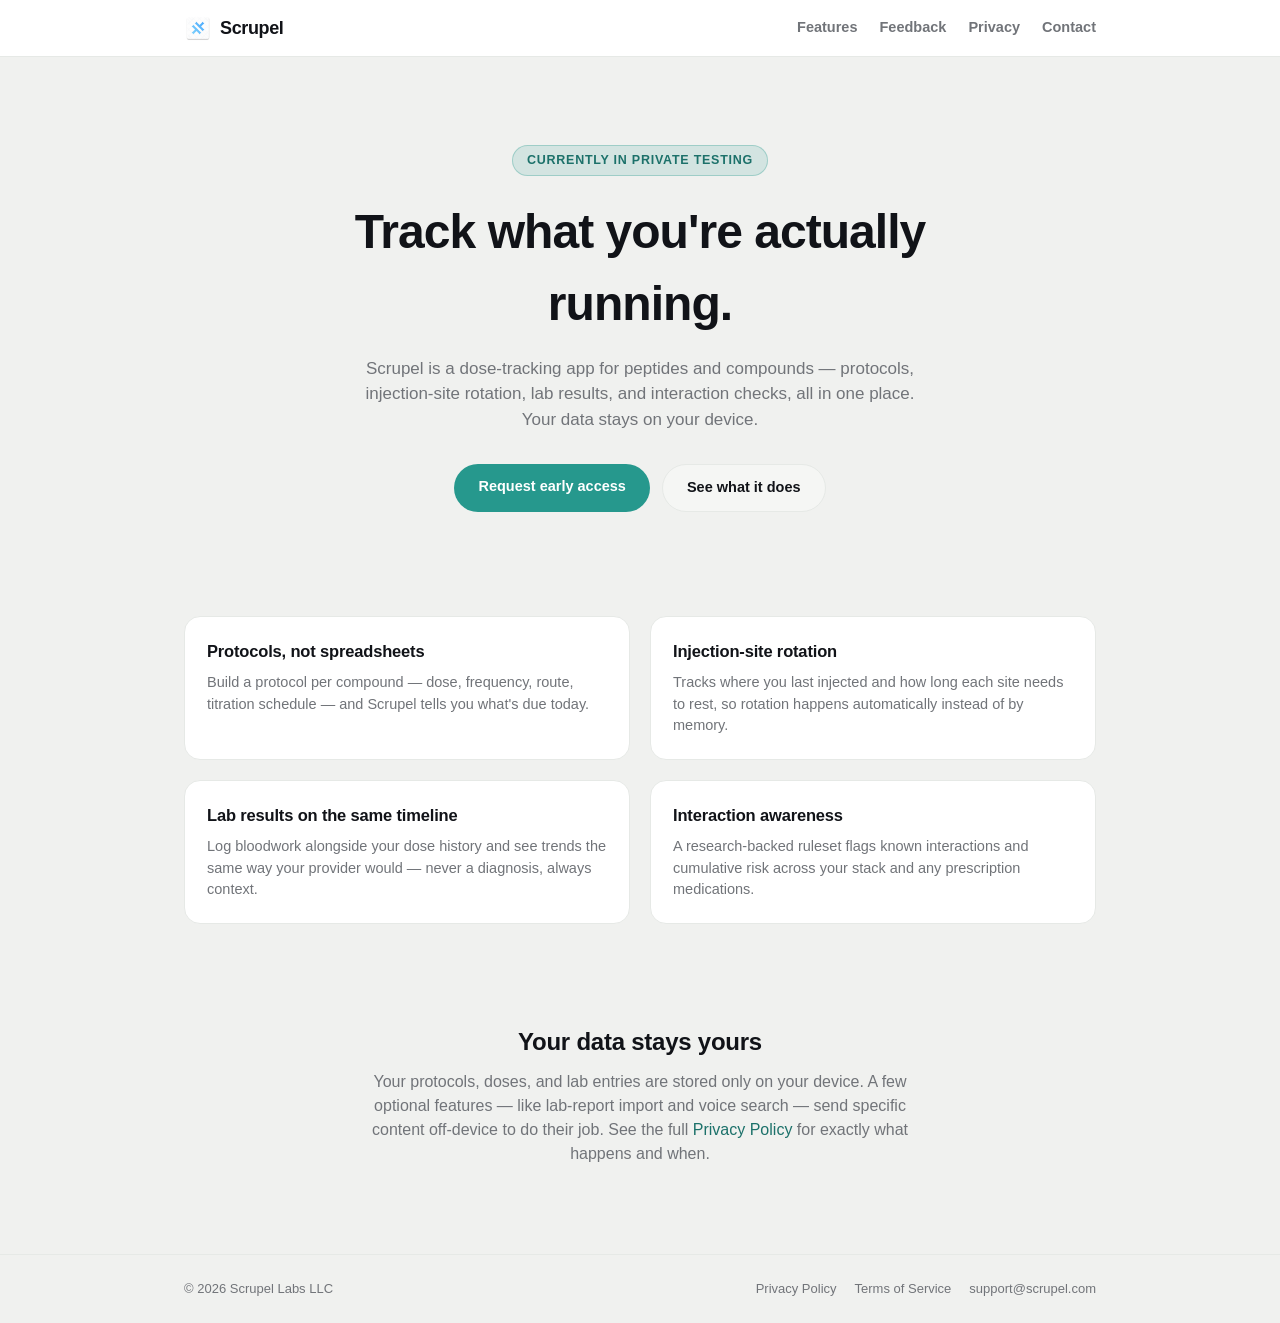
<file: index.html>
<!doctype html>
<html lang="en">
<head>
<meta charset="utf-8">
<meta name="viewport" content="width=device-width, initial-scale=1">
<meta name="robots" content="noindex, nofollow">
<title>Scrupel — Dose tracking for peptides and compounds</title>
<meta name="description" content="Scrupel is a private, on-device dose-tracking app for peptides and compounds — protocols, injection sites, lab results, and interaction checks in one place.">
<link rel="icon" href="favicon.png">
<link rel="apple-touch-icon" href="favicon.png">
<link rel="stylesheet" href="styles.css">
</head>
<body>
  <header class="nav">
    <div class="wrap nav-inner">
      <a class="brand" href="#top">
        <img src="favicon.png" alt="" width="28" height="28">
        Scrupel
      </a>
      <nav class="nav-links">
        <a href="#features">Features</a>
        <a href="https://scrupel.featurebase.app" target="_blank" rel="noopener">Feedback</a>
        <a href="#privacy">Privacy</a>
        <a href="mailto:support@scrupel.com">Contact</a>
      </nav>
    </div>
  </header>

  <main id="top">
    <section class="hero wrap">
      <span class="eyebrow">Currently in private testing</span>
      <h1>Track what you're actually running.</h1>
      <p class="lede">Scrupel is a dose-tracking app for peptides and compounds — protocols, injection-site rotation, lab results, and interaction checks, all in one place. Your data stays on your device.</p>
      <div class="cta-row">
        <a class="btn btn-primary" href="mailto:support@scrupel.com?subject=Early access">Request early access</a>
        <a class="btn btn-ghost" href="#features">See what it does</a>
      </div>
    </section>

    <section id="features" class="features wrap">
      <div class="feature">
        <h3>Protocols, not spreadsheets</h3>
        <p>Build a protocol per compound — dose, frequency, route, titration schedule — and Scrupel tells you what's due today.</p>
      </div>
      <div class="feature">
        <h3>Injection-site rotation</h3>
        <p>Tracks where you last injected and how long each site needs to rest, so rotation happens automatically instead of by memory.</p>
      </div>
      <div class="feature">
        <h3>Lab results on the same timeline</h3>
        <p>Log bloodwork alongside your dose history and see trends the same way your provider would — never a diagnosis, always context.</p>
      </div>
      <div class="feature">
        <h3>Interaction awareness</h3>
        <p>A research-backed ruleset flags known interactions and cumulative risk across your stack and any prescription medications.</p>
      </div>
    </section>

    <section id="privacy" class="privacy wrap">
      <h2>Your data stays yours</h2>
      <p>Your protocols, doses, and lab entries are stored only on your device. A few optional features — like lab-report import and voice search — send specific content off-device to do their job. See the full <a href="privacy.html">Privacy Policy</a> for exactly what happens and when.</p>
    </section>
  </main>

  <footer class="footer">
    <div class="wrap footer-inner">
      <span>&copy; <span id="year"></span> Scrupel Labs LLC</span>
      <span class="footer-links">
        <a href="privacy.html">Privacy Policy</a>
        <a href="terms.html">Terms of Service</a>
        <a href="mailto:support@scrupel.com">support@scrupel.com</a>
      </span>
    </div>
  </footer>

  <script>document.getElementById("year").textContent = new Date().getFullYear();</script>
</body>
</html>
</file>
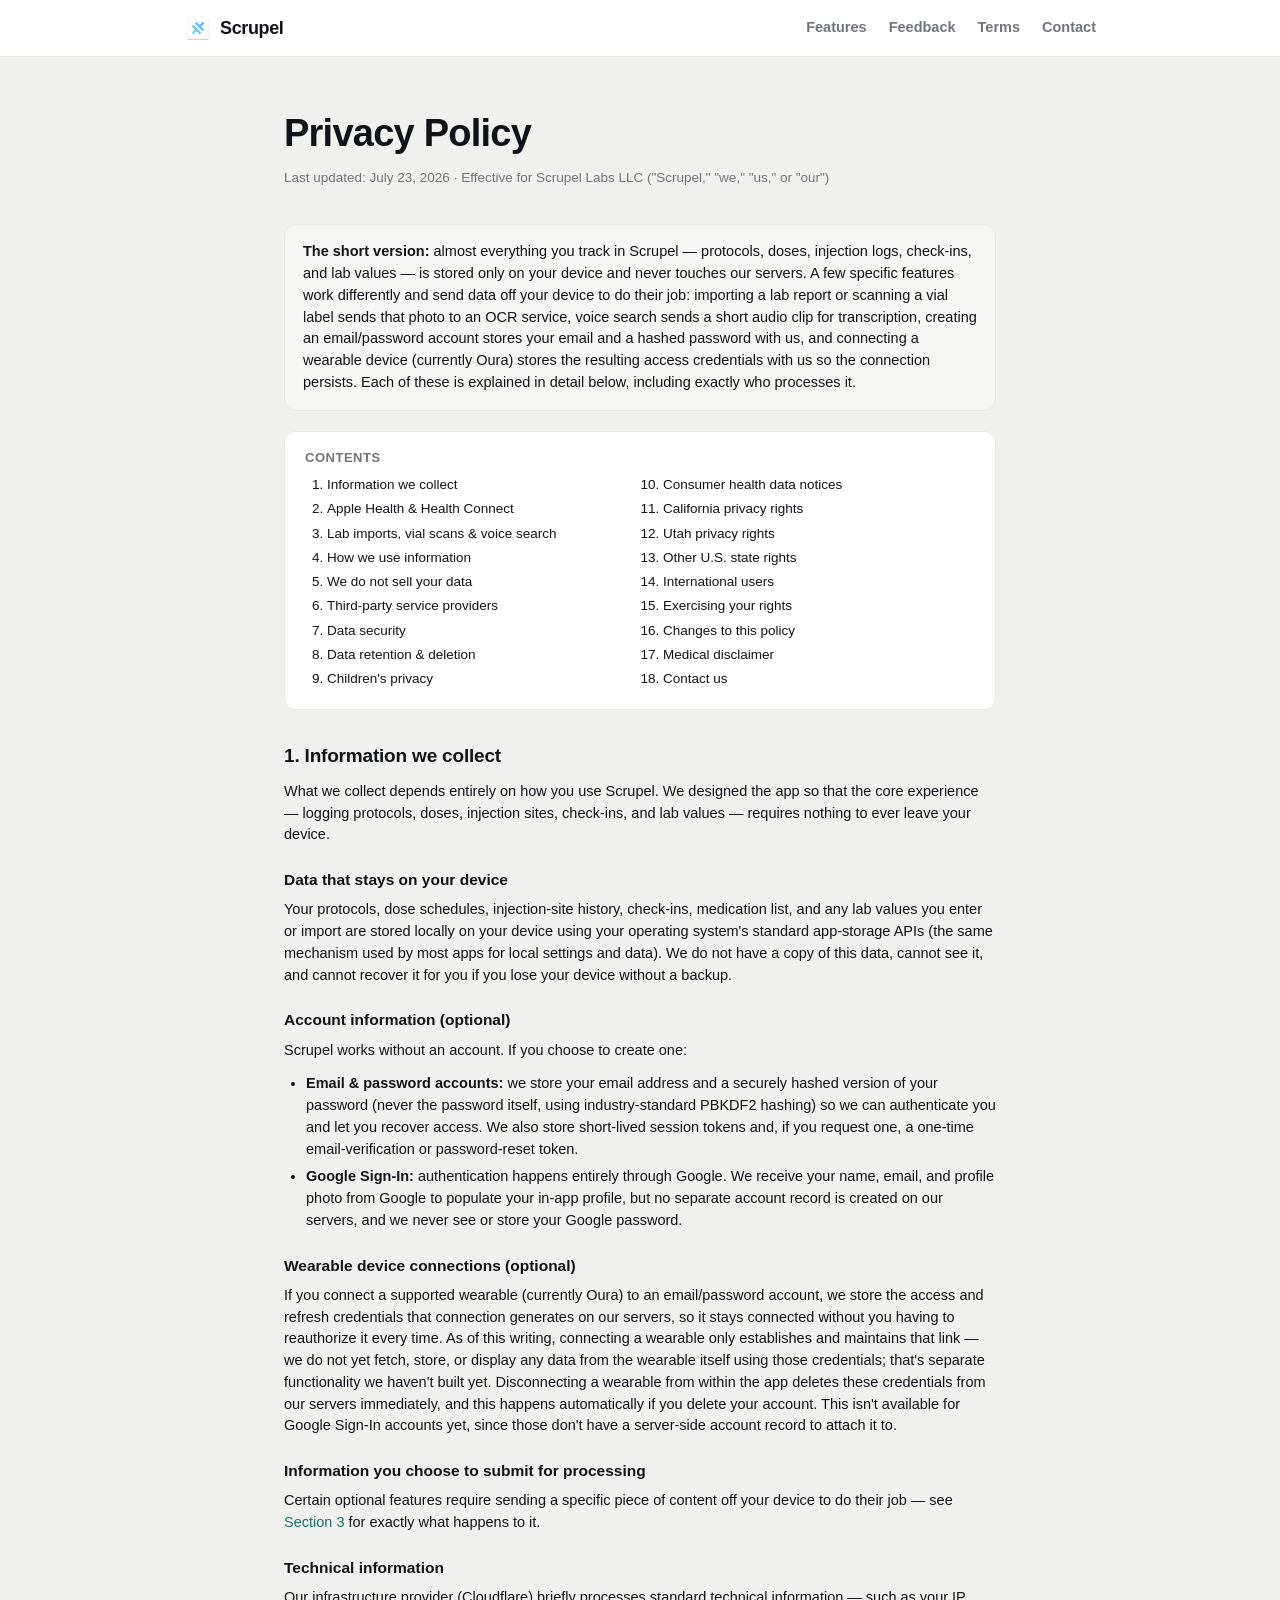
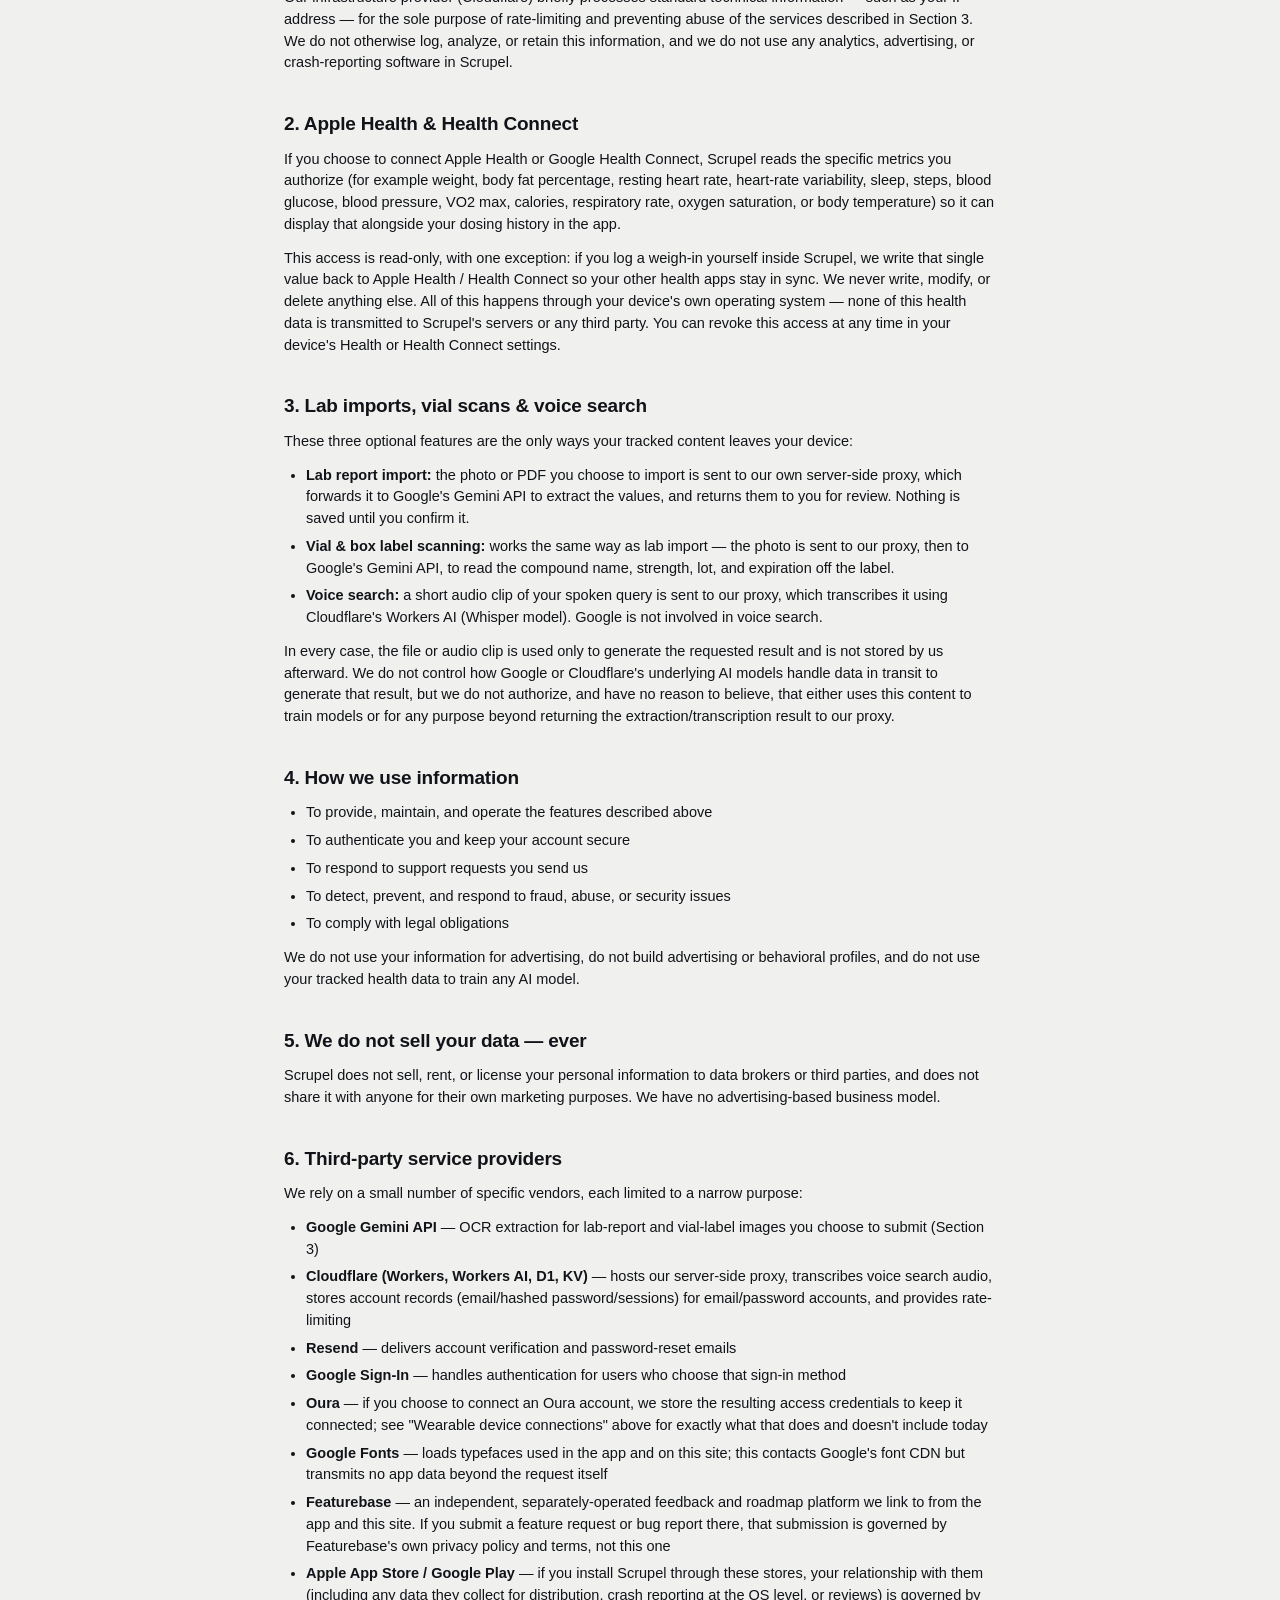
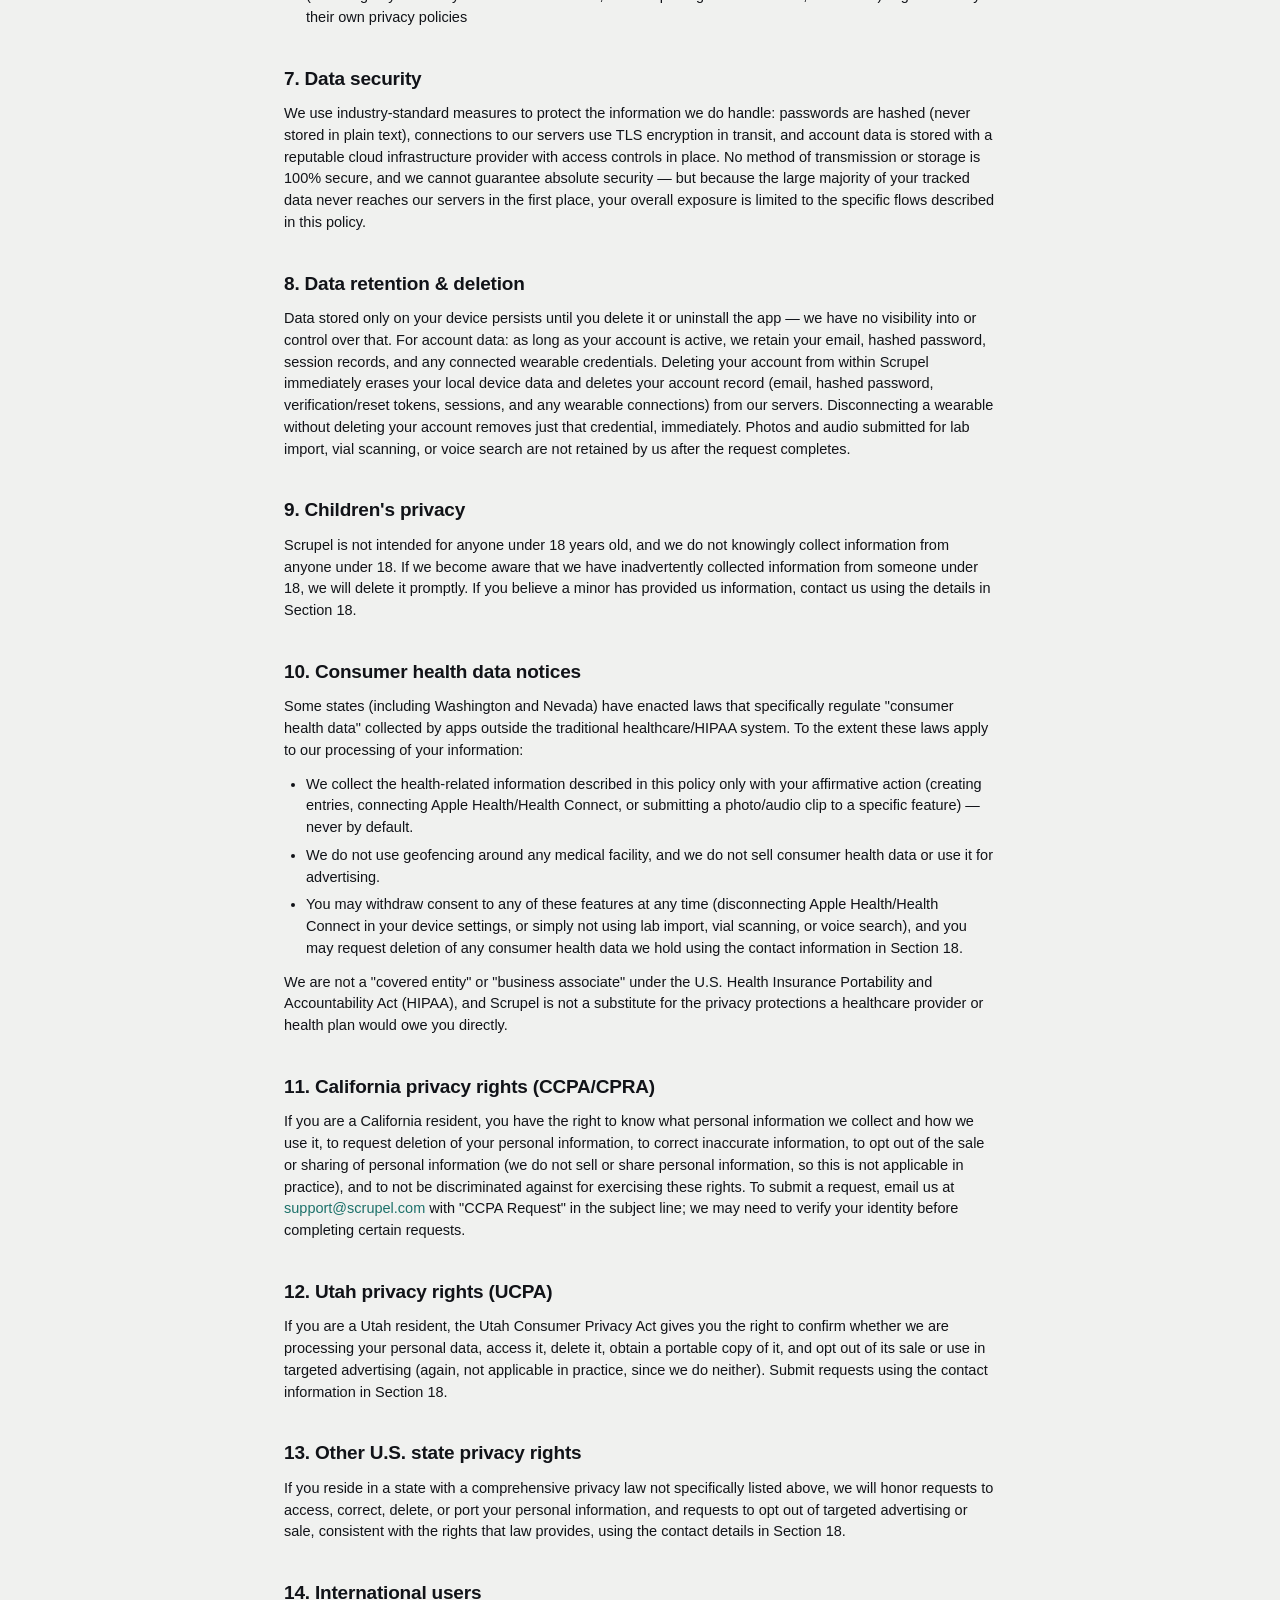
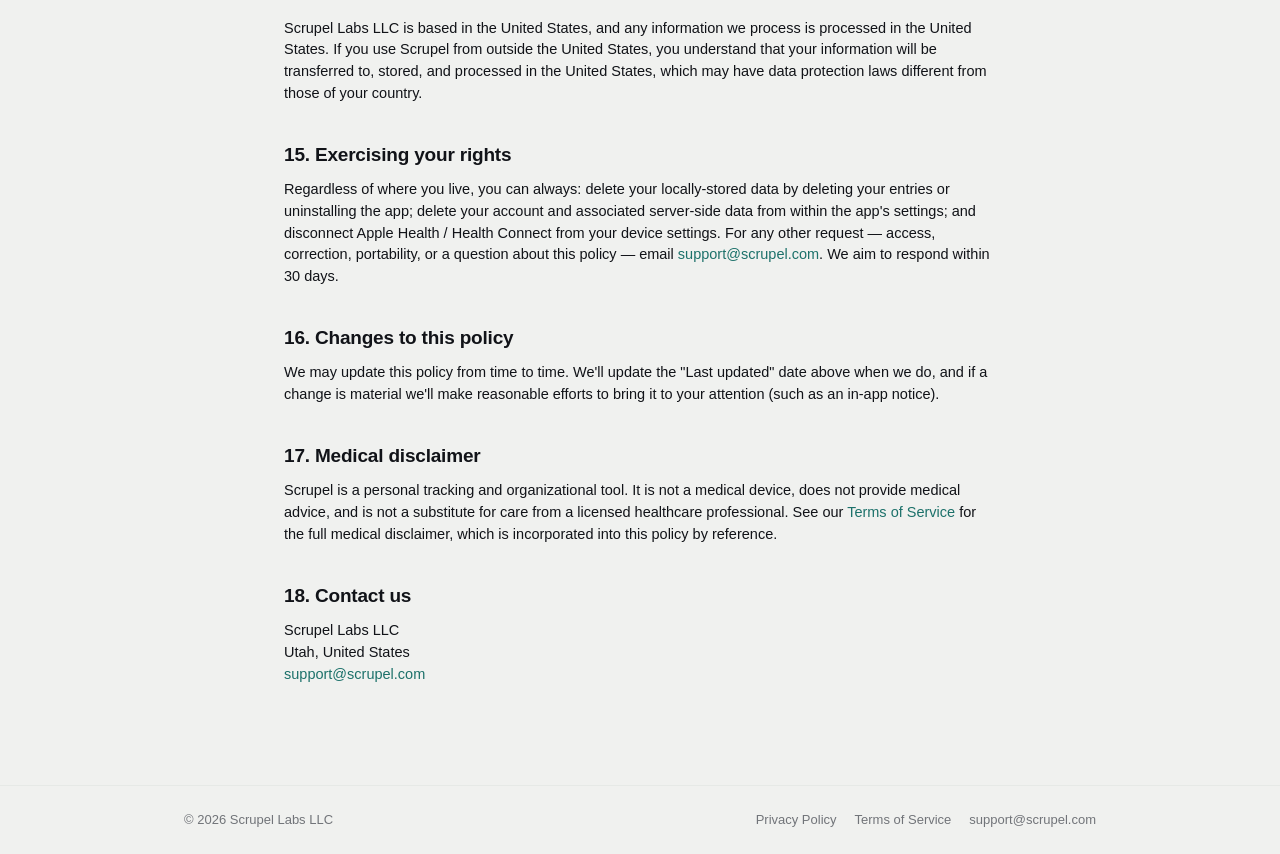
<file: privacy.html>
<!doctype html>
<html lang="en">
<head>
<meta charset="utf-8">
<meta name="viewport" content="width=device-width, initial-scale=1">
<meta name="robots" content="noindex, nofollow">
<title>Privacy Policy — Scrupel</title>
<meta name="description" content="How Scrupel Labs LLC collects, uses, and protects your information.">
<link rel="icon" href="favicon.png">
<link rel="apple-touch-icon" href="favicon.png">
<link rel="stylesheet" href="styles.css">
</head>
<body>
  <header class="nav">
    <div class="wrap nav-inner">
      <a class="brand" href="index.html">
        <img src="favicon.png" alt="" width="28" height="28">
        Scrupel
      </a>
      <nav class="nav-links">
        <a href="index.html#features">Features</a>
        <a href="https://scrupel.featurebase.app" target="_blank" rel="noopener">Feedback</a>
        <a href="terms.html">Terms</a>
        <a href="mailto:support@scrupel.com">Contact</a>
      </nav>
    </div>
  </header>

  <main class="wrap legal">
    <h1>Privacy Policy</h1>
    <p class="updated">Last updated: July 23, 2026 &middot; Effective for Scrupel Labs LLC ("Scrupel," "we," "us," or "our")</p>

    <div class="callout">
      <p><strong>The short version:</strong> almost everything you track in Scrupel — protocols, doses, injection logs, check-ins, and lab values — is stored only on your device and never touches our servers. A few specific features work differently and send data off your device to do their job: importing a lab report or scanning a vial label sends that photo to an OCR service, voice search sends a short audio clip for transcription, creating an email/password account stores your email and a hashed password with us, and connecting a wearable device (currently Oura) stores the resulting access credentials with us so the connection persists. Each of these is explained in detail below, including exactly who processes it.</p>
    </div>

    <nav class="toc">
      <p>Contents</p>
      <ol>
        <li><a href="#collect">Information we collect</a></li>
        <li><a href="#health">Apple Health &amp; Health Connect</a></li>
        <li><a href="#photo-voice">Lab imports, vial scans &amp; voice search</a></li>
        <li><a href="#use">How we use information</a></li>
        <li><a href="#no-sell">We do not sell your data</a></li>
        <li><a href="#processors">Third-party service providers</a></li>
        <li><a href="#security">Data security</a></li>
        <li><a href="#retention">Data retention &amp; deletion</a></li>
        <li><a href="#children">Children's privacy</a></li>
        <li><a href="#health-law">Consumer health data notices</a></li>
        <li><a href="#ccpa">California privacy rights</a></li>
        <li><a href="#utah">Utah privacy rights</a></li>
        <li><a href="#other-states">Other U.S. state rights</a></li>
        <li><a href="#international">International users</a></li>
        <li><a href="#rights">Exercising your rights</a></li>
        <li><a href="#changes">Changes to this policy</a></li>
        <li><a href="#medical">Medical disclaimer</a></li>
        <li><a href="#contact">Contact us</a></li>
      </ol>
    </nav>

    <h2 id="collect">1. Information we collect</h2>
    <p>What we collect depends entirely on how you use Scrupel. We designed the app so that the core experience — logging protocols, doses, injection sites, check-ins, and lab values — requires nothing to ever leave your device.</p>
    <h3>Data that stays on your device</h3>
    <p>Your protocols, dose schedules, injection-site history, check-ins, medication list, and any lab values you enter or import are stored locally on your device using your operating system's standard app-storage APIs (the same mechanism used by most apps for local settings and data). We do not have a copy of this data, cannot see it, and cannot recover it for you if you lose your device without a backup.</p>
    <h3>Account information (optional)</h3>
    <p>Scrupel works without an account. If you choose to create one:</p>
    <ul>
      <li><strong>Email &amp; password accounts:</strong> we store your email address and a securely hashed version of your password (never the password itself, using industry-standard PBKDF2 hashing) so we can authenticate you and let you recover access. We also store short-lived session tokens and, if you request one, a one-time email-verification or password-reset token.</li>
      <li><strong>Google Sign-In:</strong> authentication happens entirely through Google. We receive your name, email, and profile photo from Google to populate your in-app profile, but no separate account record is created on our servers, and we never see or store your Google password.</li>
    </ul>
    <h3>Wearable device connections (optional)</h3>
    <p>If you connect a supported wearable (currently Oura) to an email/password account, we store the access and refresh credentials that connection generates on our servers, so it stays connected without you having to reauthorize it every time. As of this writing, connecting a wearable only establishes and maintains that link — we do not yet fetch, store, or display any data from the wearable itself using those credentials; that's separate functionality we haven't built yet. Disconnecting a wearable from within the app deletes these credentials from our servers immediately, and this happens automatically if you delete your account. This isn't available for Google Sign-In accounts yet, since those don't have a server-side account record to attach it to.</p>
    <h3>Information you choose to submit for processing</h3>
    <p>Certain optional features require sending a specific piece of content off your device to do their job — see <a href="#photo-voice">Section 3</a> for exactly what happens to it.</p>
    <h3>Technical information</h3>
    <p>Our infrastructure provider (Cloudflare) briefly processes standard technical information — such as your IP address — for the sole purpose of rate-limiting and preventing abuse of the services described in Section 3. We do not otherwise log, analyze, or retain this information, and we do not use any analytics, advertising, or crash-reporting software in Scrupel.</p>

    <h2 id="health">2. Apple Health &amp; Health Connect</h2>
    <p>If you choose to connect Apple Health or Google Health Connect, Scrupel reads the specific metrics you authorize (for example weight, body fat percentage, resting heart rate, heart-rate variability, sleep, steps, blood glucose, blood pressure, VO2 max, calories, respiratory rate, oxygen saturation, or body temperature) so it can display that alongside your dosing history in the app.</p>
    <p>This access is read-only, with one exception: if you log a weigh-in yourself inside Scrupel, we write that single value back to Apple Health / Health Connect so your other health apps stay in sync. We never write, modify, or delete anything else. All of this happens through your device's own operating system — none of this health data is transmitted to Scrupel's servers or any third party. You can revoke this access at any time in your device's Health or Health Connect settings.</p>

    <h2 id="photo-voice">3. Lab imports, vial scans &amp; voice search</h2>
    <p>These three optional features are the only ways your tracked content leaves your device:</p>
    <ul>
      <li><strong>Lab report import:</strong> the photo or PDF you choose to import is sent to our own server-side proxy, which forwards it to Google's Gemini API to extract the values, and returns them to you for review. Nothing is saved until you confirm it.</li>
      <li><strong>Vial &amp; box label scanning:</strong> works the same way as lab import — the photo is sent to our proxy, then to Google's Gemini API, to read the compound name, strength, lot, and expiration off the label.</li>
      <li><strong>Voice search:</strong> a short audio clip of your spoken query is sent to our proxy, which transcribes it using Cloudflare's Workers AI (Whisper model). Google is not involved in voice search.</li>
    </ul>
    <p>In every case, the file or audio clip is used only to generate the requested result and is not stored by us afterward. We do not control how Google or Cloudflare's underlying AI models handle data in transit to generate that result, but we do not authorize, and have no reason to believe, that either uses this content to train models or for any purpose beyond returning the extraction/transcription result to our proxy.</p>

    <h2 id="use">4. How we use information</h2>
    <ul>
      <li>To provide, maintain, and operate the features described above</li>
      <li>To authenticate you and keep your account secure</li>
      <li>To respond to support requests you send us</li>
      <li>To detect, prevent, and respond to fraud, abuse, or security issues</li>
      <li>To comply with legal obligations</li>
    </ul>
    <p>We do not use your information for advertising, do not build advertising or behavioral profiles, and do not use your tracked health data to train any AI model.</p>

    <h2 id="no-sell">5. We do not sell your data — ever</h2>
    <p>Scrupel does not sell, rent, or license your personal information to data brokers or third parties, and does not share it with anyone for their own marketing purposes. We have no advertising-based business model.</p>

    <h2 id="processors">6. Third-party service providers</h2>
    <p>We rely on a small number of specific vendors, each limited to a narrow purpose:</p>
    <ul>
      <li><strong>Google Gemini API</strong> — OCR extraction for lab-report and vial-label images you choose to submit (Section 3)</li>
      <li><strong>Cloudflare (Workers, Workers AI, D1, KV)</strong> — hosts our server-side proxy, transcribes voice search audio, stores account records (email/hashed password/sessions) for email/password accounts, and provides rate-limiting</li>
      <li><strong>Resend</strong> — delivers account verification and password-reset emails</li>
      <li><strong>Google Sign-In</strong> — handles authentication for users who choose that sign-in method</li>
      <li><strong>Oura</strong> — if you choose to connect an Oura account, we store the resulting access credentials to keep it connected; see "Wearable device connections" above for exactly what that does and doesn't include today</li>
      <li><strong>Google Fonts</strong> — loads typefaces used in the app and on this site; this contacts Google's font CDN but transmits no app data beyond the request itself</li>
      <li><strong>Featurebase</strong> — an independent, separately-operated feedback and roadmap platform we link to from the app and this site. If you submit a feature request or bug report there, that submission is governed by Featurebase's own privacy policy and terms, not this one</li>
      <li><strong>Apple App Store / Google Play</strong> — if you install Scrupel through these stores, your relationship with them (including any data they collect for distribution, crash reporting at the OS level, or reviews) is governed by their own privacy policies</li>
    </ul>

    <h2 id="security">7. Data security</h2>
    <p>We use industry-standard measures to protect the information we do handle: passwords are hashed (never stored in plain text), connections to our servers use TLS encryption in transit, and account data is stored with a reputable cloud infrastructure provider with access controls in place. No method of transmission or storage is 100% secure, and we cannot guarantee absolute security — but because the large majority of your tracked data never reaches our servers in the first place, your overall exposure is limited to the specific flows described in this policy.</p>

    <h2 id="retention">8. Data retention &amp; deletion</h2>
    <p>Data stored only on your device persists until you delete it or uninstall the app — we have no visibility into or control over that. For account data: as long as your account is active, we retain your email, hashed password, session records, and any connected wearable credentials. Deleting your account from within Scrupel immediately erases your local device data and deletes your account record (email, hashed password, verification/reset tokens, sessions, and any wearable connections) from our servers. Disconnecting a wearable without deleting your account removes just that credential, immediately. Photos and audio submitted for lab import, vial scanning, or voice search are not retained by us after the request completes.</p>

    <h2 id="children">9. Children's privacy</h2>
    <p>Scrupel is not intended for anyone under 18 years old, and we do not knowingly collect information from anyone under 18. If we become aware that we have inadvertently collected information from someone under 18, we will delete it promptly. If you believe a minor has provided us information, contact us using the details in Section 18.</p>

    <h2 id="health-law">10. Consumer health data notices</h2>
    <p>Some states (including Washington and Nevada) have enacted laws that specifically regulate "consumer health data" collected by apps outside the traditional healthcare/HIPAA system. To the extent these laws apply to our processing of your information:</p>
    <ul>
      <li>We collect the health-related information described in this policy only with your affirmative action (creating entries, connecting Apple Health/Health Connect, or submitting a photo/audio clip to a specific feature) — never by default.</li>
      <li>We do not use geofencing around any medical facility, and we do not sell consumer health data or use it for advertising.</li>
      <li>You may withdraw consent to any of these features at any time (disconnecting Apple Health/Health Connect in your device settings, or simply not using lab import, vial scanning, or voice search), and you may request deletion of any consumer health data we hold using the contact information in Section 18.</li>
    </ul>
    <p>We are not a "covered entity" or "business associate" under the U.S. Health Insurance Portability and Accountability Act (HIPAA), and Scrupel is not a substitute for the privacy protections a healthcare provider or health plan would owe you directly.</p>

    <h2 id="ccpa">11. California privacy rights (CCPA/CPRA)</h2>
    <p>If you are a California resident, you have the right to know what personal information we collect and how we use it, to request deletion of your personal information, to correct inaccurate information, to opt out of the sale or sharing of personal information (we do not sell or share personal information, so this is not applicable in practice), and to not be discriminated against for exercising these rights. To submit a request, email us at <a href="mailto:support@scrupel.com">support@scrupel.com</a> with "CCPA Request" in the subject line; we may need to verify your identity before completing certain requests.</p>

    <h2 id="utah">12. Utah privacy rights (UCPA)</h2>
    <p>If you are a Utah resident, the Utah Consumer Privacy Act gives you the right to confirm whether we are processing your personal data, access it, delete it, obtain a portable copy of it, and opt out of its sale or use in targeted advertising (again, not applicable in practice, since we do neither). Submit requests using the contact information in Section 18.</p>

    <h2 id="other-states">13. Other U.S. state privacy rights</h2>
    <p>If you reside in a state with a comprehensive privacy law not specifically listed above, we will honor requests to access, correct, delete, or port your personal information, and requests to opt out of targeted advertising or sale, consistent with the rights that law provides, using the contact details in Section 18.</p>

    <h2 id="international">14. International users</h2>
    <p>Scrupel Labs LLC is based in the United States, and any information we process is processed in the United States. If you use Scrupel from outside the United States, you understand that your information will be transferred to, stored, and processed in the United States, which may have data protection laws different from those of your country.</p>

    <h2 id="rights">15. Exercising your rights</h2>
    <p>Regardless of where you live, you can always: delete your locally-stored data by deleting your entries or uninstalling the app; delete your account and associated server-side data from within the app's settings; and disconnect Apple Health / Health Connect from your device settings. For any other request — access, correction, portability, or a question about this policy — email <a href="mailto:support@scrupel.com">support@scrupel.com</a>. We aim to respond within 30 days.</p>

    <h2 id="changes">16. Changes to this policy</h2>
    <p>We may update this policy from time to time. We'll update the "Last updated" date above when we do, and if a change is material we'll make reasonable efforts to bring it to your attention (such as an in-app notice).</p>

    <h2 id="medical">17. Medical disclaimer</h2>
    <p>Scrupel is a personal tracking and organizational tool. It is not a medical device, does not provide medical advice, and is not a substitute for care from a licensed healthcare professional. See our <a href="terms.html#medical">Terms of Service</a> for the full medical disclaimer, which is incorporated into this policy by reference.</p>

    <h2 id="contact">18. Contact us</h2>
    <p>Scrupel Labs LLC<br>Utah, United States<br><a href="mailto:support@scrupel.com">support@scrupel.com</a></p>
  </main>

  <footer class="footer">
    <div class="wrap footer-inner">
      <span>&copy; <span id="year"></span> Scrupel Labs LLC</span>
      <span class="footer-links">
        <a href="privacy.html">Privacy Policy</a>
        <a href="terms.html">Terms of Service</a>
        <a href="mailto:support@scrupel.com">support@scrupel.com</a>
      </span>
    </div>
  </footer>

  <script>document.getElementById("year").textContent = new Date().getFullYear();</script>
</body>
</html>
</file>
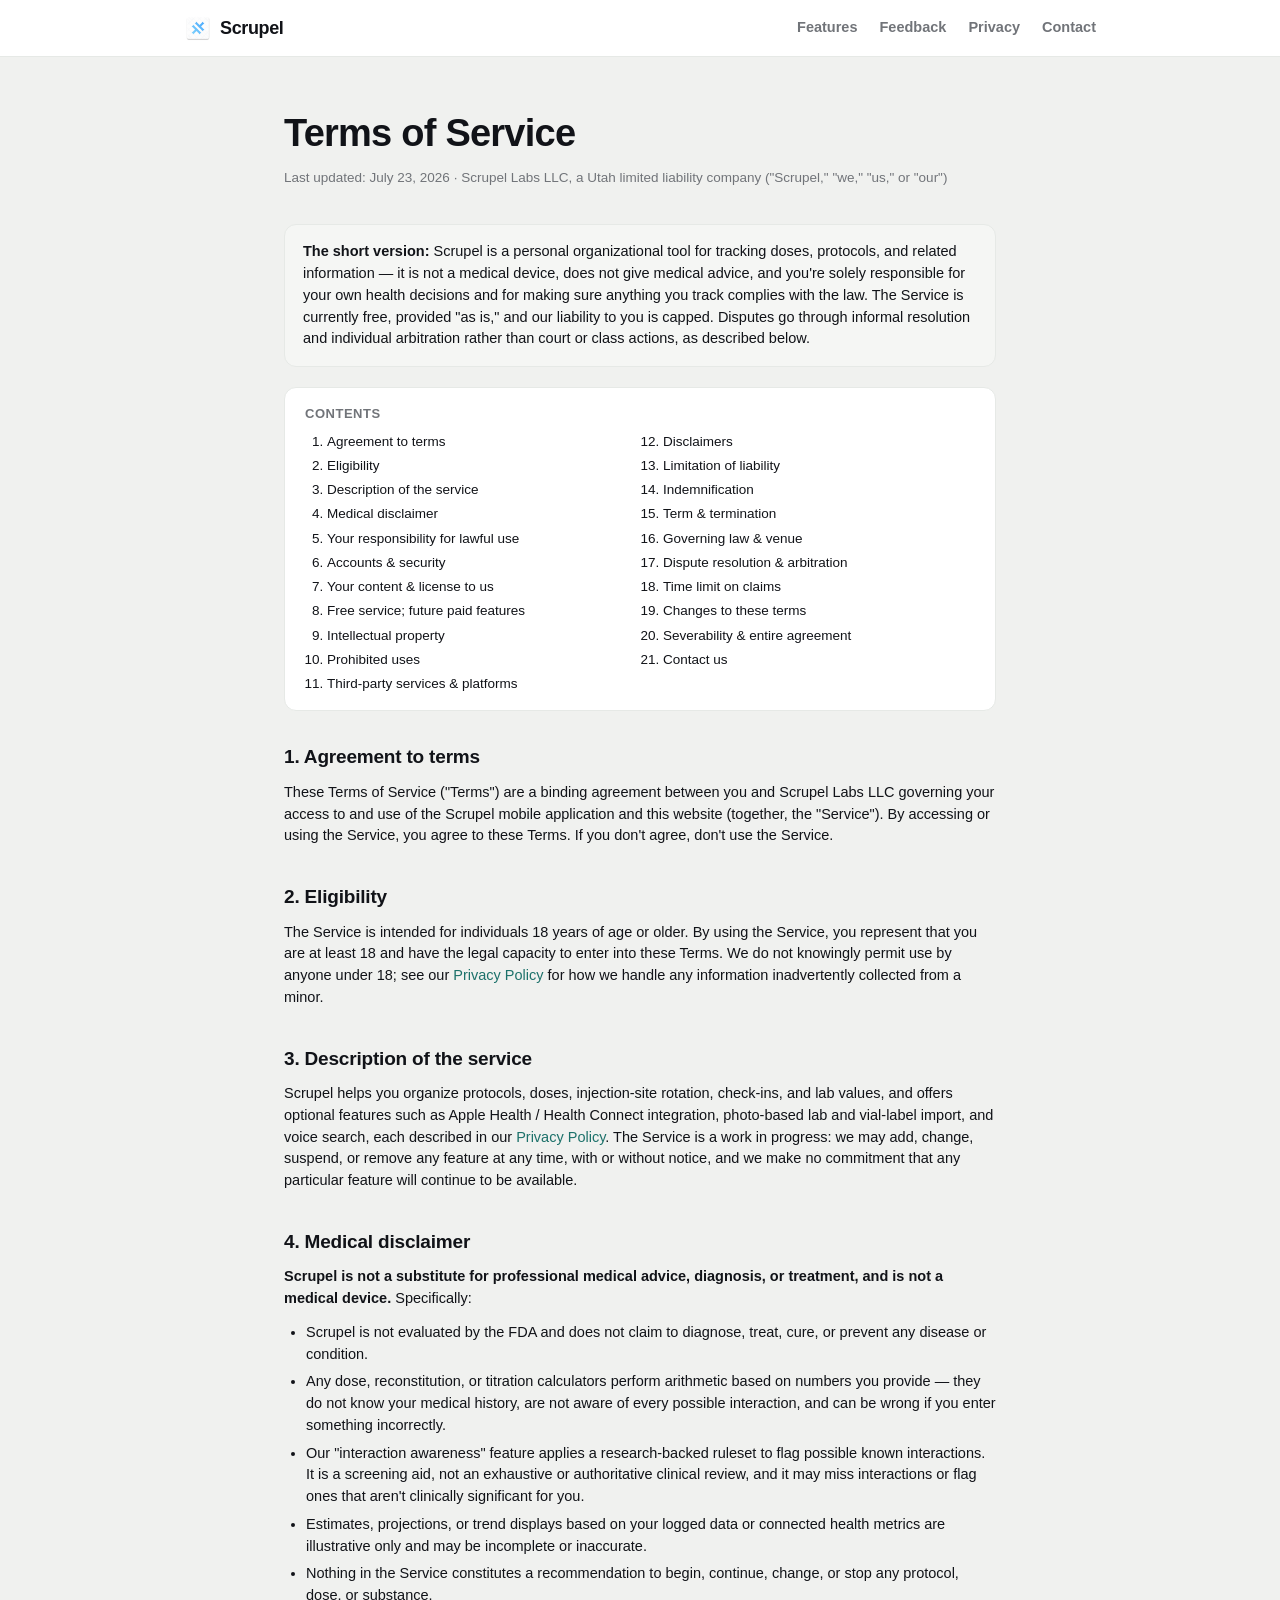
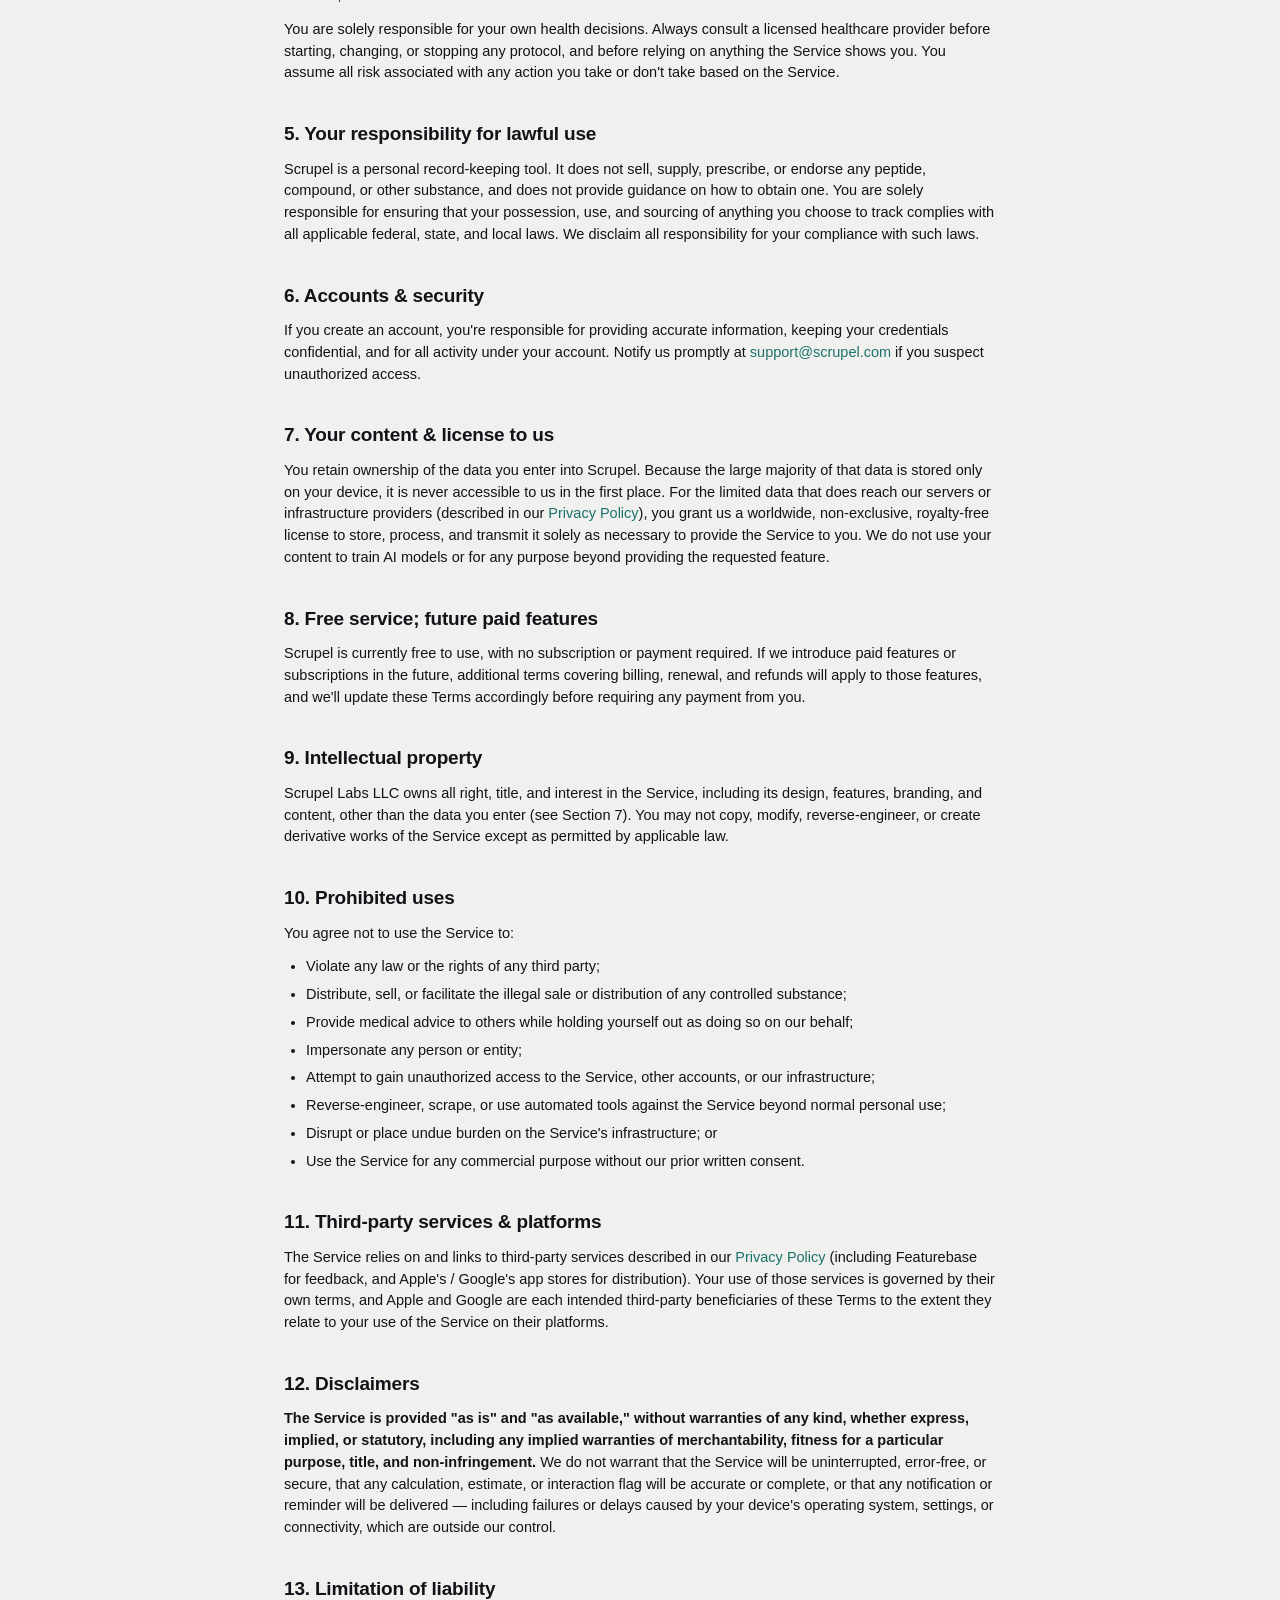
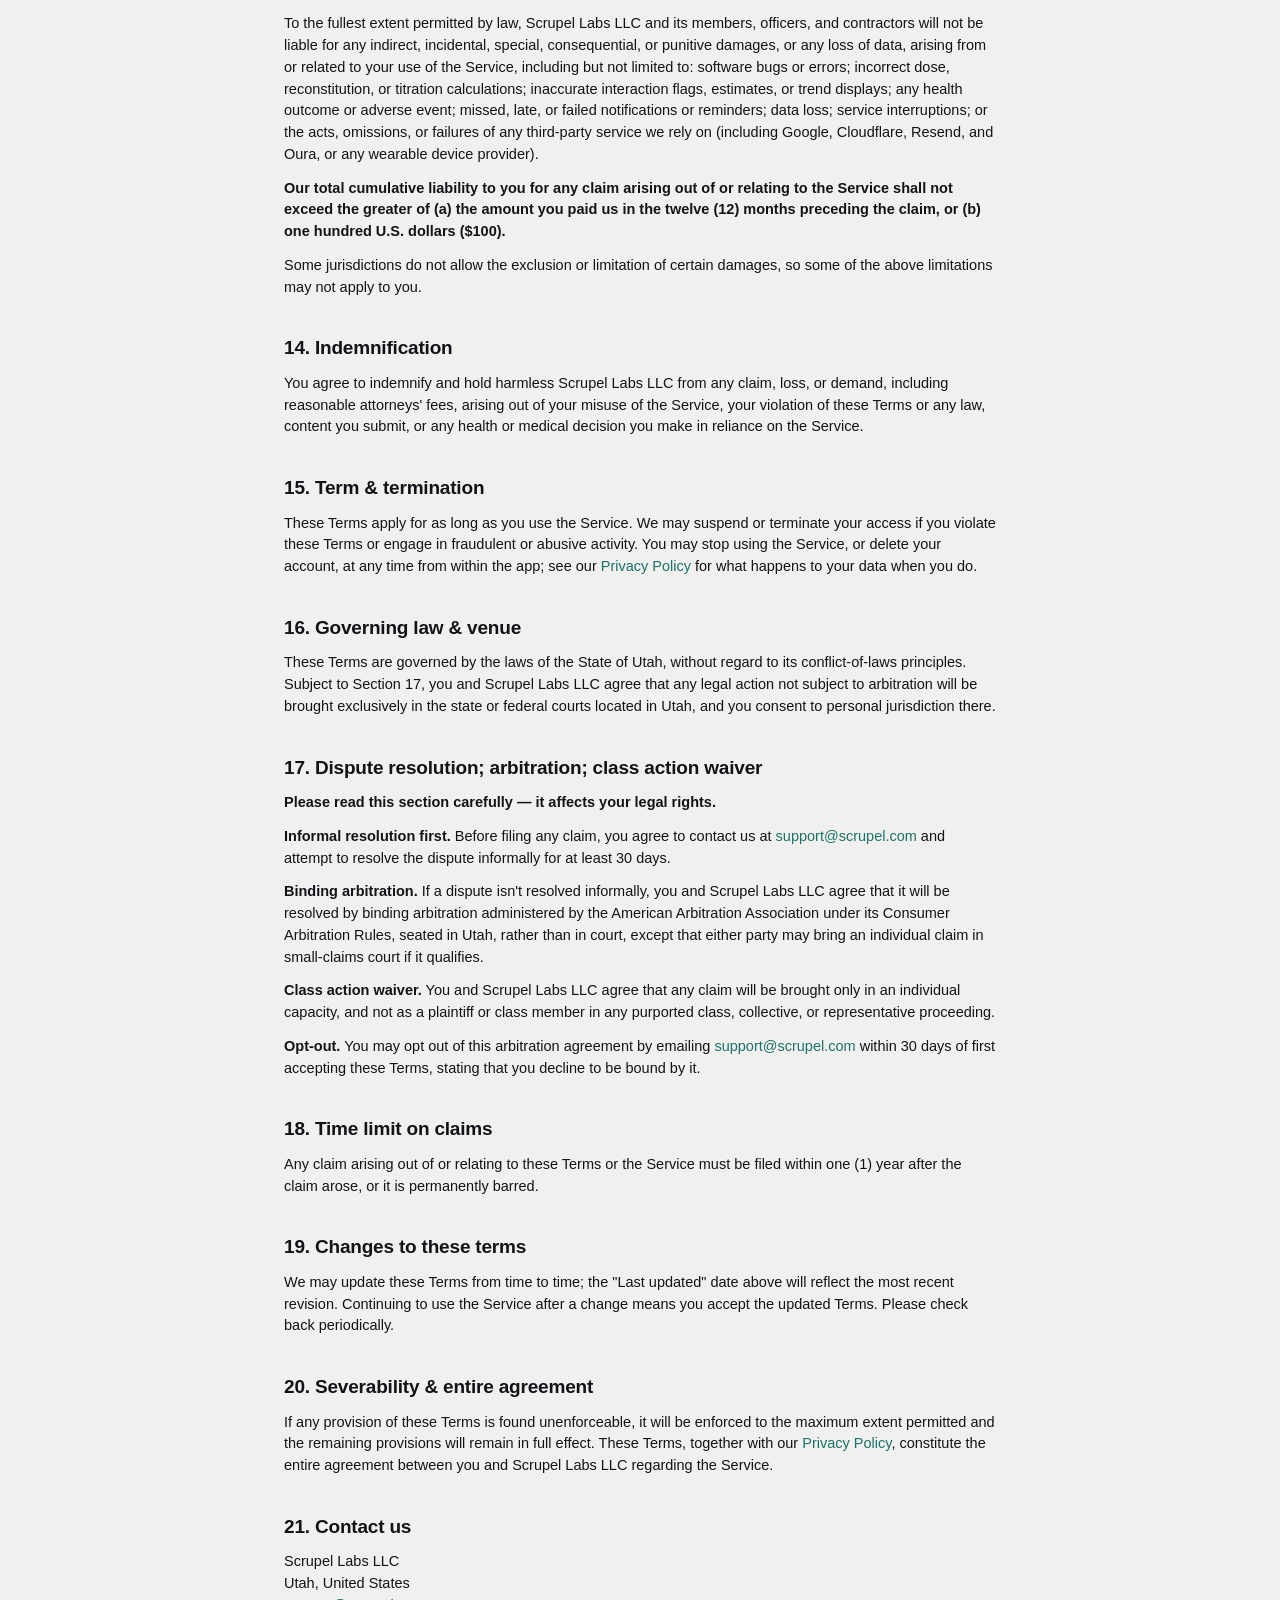
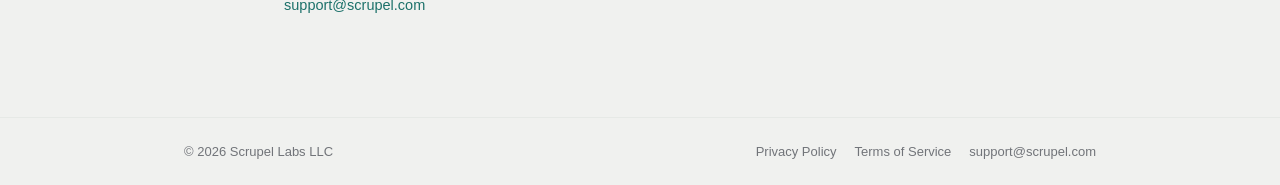
<file: terms.html>
<!doctype html>
<html lang="en">
<head>
<meta charset="utf-8">
<meta name="viewport" content="width=device-width, initial-scale=1">
<meta name="robots" content="noindex, nofollow">
<title>Terms of Service — Scrupel</title>
<meta name="description" content="The terms governing your use of Scrupel, provided by Scrupel Labs LLC.">
<link rel="icon" href="favicon.png">
<link rel="apple-touch-icon" href="favicon.png">
<link rel="stylesheet" href="styles.css">
</head>
<body>
  <header class="nav">
    <div class="wrap nav-inner">
      <a class="brand" href="index.html">
        <img src="favicon.png" alt="" width="28" height="28">
        Scrupel
      </a>
      <nav class="nav-links">
        <a href="index.html#features">Features</a>
        <a href="https://scrupel.featurebase.app" target="_blank" rel="noopener">Feedback</a>
        <a href="privacy.html">Privacy</a>
        <a href="mailto:support@scrupel.com">Contact</a>
      </nav>
    </div>
  </header>

  <main class="wrap legal">
    <h1>Terms of Service</h1>
    <p class="updated">Last updated: July 23, 2026 &middot; Scrupel Labs LLC, a Utah limited liability company ("Scrupel," "we," "us," or "our")</p>

    <div class="callout">
      <p><strong>The short version:</strong> Scrupel is a personal organizational tool for tracking doses, protocols, and related information — it is not a medical device, does not give medical advice, and you're solely responsible for your own health decisions and for making sure anything you track complies with the law. The Service is currently free, provided "as is," and our liability to you is capped. Disputes go through informal resolution and individual arbitration rather than court or class actions, as described below.</p>
    </div>

    <nav class="toc">
      <p>Contents</p>
      <ol>
        <li><a href="#agreement">Agreement to terms</a></li>
        <li><a href="#eligibility">Eligibility</a></li>
        <li><a href="#service">Description of the service</a></li>
        <li><a href="#medical">Medical disclaimer</a></li>
        <li><a href="#lawful">Your responsibility for lawful use</a></li>
        <li><a href="#accounts">Accounts &amp; security</a></li>
        <li><a href="#content">Your content &amp; license to us</a></li>
        <li><a href="#free">Free service; future paid features</a></li>
        <li><a href="#ip">Intellectual property</a></li>
        <li><a href="#prohibited">Prohibited uses</a></li>
        <li><a href="#thirdparty">Third-party services &amp; platforms</a></li>
        <li><a href="#disclaimers">Disclaimers</a></li>
        <li><a href="#liability">Limitation of liability</a></li>
        <li><a href="#indemnification">Indemnification</a></li>
        <li><a href="#termination">Term &amp; termination</a></li>
        <li><a href="#law">Governing law &amp; venue</a></li>
        <li><a href="#arbitration">Dispute resolution &amp; arbitration</a></li>
        <li><a href="#timelimit">Time limit on claims</a></li>
        <li><a href="#changes">Changes to these terms</a></li>
        <li><a href="#severability">Severability &amp; entire agreement</a></li>
        <li><a href="#contact">Contact us</a></li>
      </ol>
    </nav>

    <h2 id="agreement">1. Agreement to terms</h2>
    <p>These Terms of Service ("Terms") are a binding agreement between you and Scrupel Labs LLC governing your access to and use of the Scrupel mobile application and this website (together, the "Service"). By accessing or using the Service, you agree to these Terms. If you don't agree, don't use the Service.</p>

    <h2 id="eligibility">2. Eligibility</h2>
    <p>The Service is intended for individuals 18 years of age or older. By using the Service, you represent that you are at least 18 and have the legal capacity to enter into these Terms. We do not knowingly permit use by anyone under 18; see our <a href="privacy.html#children">Privacy Policy</a> for how we handle any information inadvertently collected from a minor.</p>

    <h2 id="service">3. Description of the service</h2>
    <p>Scrupel helps you organize protocols, doses, injection-site rotation, check-ins, and lab values, and offers optional features such as Apple Health / Health Connect integration, photo-based lab and vial-label import, and voice search, each described in our <a href="privacy.html">Privacy Policy</a>. The Service is a work in progress: we may add, change, suspend, or remove any feature at any time, with or without notice, and we make no commitment that any particular feature will continue to be available.</p>

    <h2 id="medical">4. Medical disclaimer</h2>
    <p><strong>Scrupel is not a substitute for professional medical advice, diagnosis, or treatment, and is not a medical device.</strong> Specifically:</p>
    <ul>
      <li>Scrupel is not evaluated by the FDA and does not claim to diagnose, treat, cure, or prevent any disease or condition.</li>
      <li>Any dose, reconstitution, or titration calculators perform arithmetic based on numbers you provide — they do not know your medical history, are not aware of every possible interaction, and can be wrong if you enter something incorrectly.</li>
      <li>Our "interaction awareness" feature applies a research-backed ruleset to flag possible known interactions. It is a screening aid, not an exhaustive or authoritative clinical review, and it may miss interactions or flag ones that aren't clinically significant for you.</li>
      <li>Estimates, projections, or trend displays based on your logged data or connected health metrics are illustrative only and may be incomplete or inaccurate.</li>
      <li>Nothing in the Service constitutes a recommendation to begin, continue, change, or stop any protocol, dose, or substance.</li>
    </ul>
    <p>You are solely responsible for your own health decisions. Always consult a licensed healthcare provider before starting, changing, or stopping any protocol, and before relying on anything the Service shows you. You assume all risk associated with any action you take or don't take based on the Service.</p>

    <h2 id="lawful">5. Your responsibility for lawful use</h2>
    <p>Scrupel is a personal record-keeping tool. It does not sell, supply, prescribe, or endorse any peptide, compound, or other substance, and does not provide guidance on how to obtain one. You are solely responsible for ensuring that your possession, use, and sourcing of anything you choose to track complies with all applicable federal, state, and local laws. We disclaim all responsibility for your compliance with such laws.</p>

    <h2 id="accounts">6. Accounts &amp; security</h2>
    <p>If you create an account, you're responsible for providing accurate information, keeping your credentials confidential, and for all activity under your account. Notify us promptly at <a href="mailto:support@scrupel.com">support@scrupel.com</a> if you suspect unauthorized access.</p>

    <h2 id="content">7. Your content &amp; license to us</h2>
    <p>You retain ownership of the data you enter into Scrupel. Because the large majority of that data is stored only on your device, it is never accessible to us in the first place. For the limited data that does reach our servers or infrastructure providers (described in our <a href="privacy.html">Privacy Policy</a>), you grant us a worldwide, non-exclusive, royalty-free license to store, process, and transmit it solely as necessary to provide the Service to you. We do not use your content to train AI models or for any purpose beyond providing the requested feature.</p>

    <h2 id="free">8. Free service; future paid features</h2>
    <p>Scrupel is currently free to use, with no subscription or payment required. If we introduce paid features or subscriptions in the future, additional terms covering billing, renewal, and refunds will apply to those features, and we'll update these Terms accordingly before requiring any payment from you.</p>

    <h2 id="ip">9. Intellectual property</h2>
    <p>Scrupel Labs LLC owns all right, title, and interest in the Service, including its design, features, branding, and content, other than the data you enter (see Section 7). You may not copy, modify, reverse-engineer, or create derivative works of the Service except as permitted by applicable law.</p>

    <h2 id="prohibited">10. Prohibited uses</h2>
    <p>You agree not to use the Service to:</p>
    <ul>
      <li>Violate any law or the rights of any third party;</li>
      <li>Distribute, sell, or facilitate the illegal sale or distribution of any controlled substance;</li>
      <li>Provide medical advice to others while holding yourself out as doing so on our behalf;</li>
      <li>Impersonate any person or entity;</li>
      <li>Attempt to gain unauthorized access to the Service, other accounts, or our infrastructure;</li>
      <li>Reverse-engineer, scrape, or use automated tools against the Service beyond normal personal use;</li>
      <li>Disrupt or place undue burden on the Service's infrastructure; or</li>
      <li>Use the Service for any commercial purpose without our prior written consent.</li>
    </ul>

    <h2 id="thirdparty">11. Third-party services &amp; platforms</h2>
    <p>The Service relies on and links to third-party services described in our <a href="privacy.html#processors">Privacy Policy</a> (including Featurebase for feedback, and Apple's / Google's app stores for distribution). Your use of those services is governed by their own terms, and Apple and Google are each intended third-party beneficiaries of these Terms to the extent they relate to your use of the Service on their platforms.</p>

    <h2 id="disclaimers">12. Disclaimers</h2>
    <p><strong>The Service is provided "as is" and "as available," without warranties of any kind, whether express, implied, or statutory, including any implied warranties of merchantability, fitness for a particular purpose, title, and non-infringement.</strong> We do not warrant that the Service will be uninterrupted, error-free, or secure, that any calculation, estimate, or interaction flag will be accurate or complete, or that any notification or reminder will be delivered — including failures or delays caused by your device's operating system, settings, or connectivity, which are outside our control.</p>

    <h2 id="liability">13. Limitation of liability</h2>
    <p>To the fullest extent permitted by law, Scrupel Labs LLC and its members, officers, and contractors will not be liable for any indirect, incidental, special, consequential, or punitive damages, or any loss of data, arising from or related to your use of the Service, including but not limited to: software bugs or errors; incorrect dose, reconstitution, or titration calculations; inaccurate interaction flags, estimates, or trend displays; any health outcome or adverse event; missed, late, or failed notifications or reminders; data loss; service interruptions; or the acts, omissions, or failures of any third-party service we rely on (including Google, Cloudflare, Resend, and Oura, or any wearable device provider).</p>
    <p><strong>Our total cumulative liability to you for any claim arising out of or relating to the Service shall not exceed the greater of (a) the amount you paid us in the twelve (12) months preceding the claim, or (b) one hundred U.S. dollars ($100).</strong></p>
    <p>Some jurisdictions do not allow the exclusion or limitation of certain damages, so some of the above limitations may not apply to you.</p>

    <h2 id="indemnification">14. Indemnification</h2>
    <p>You agree to indemnify and hold harmless Scrupel Labs LLC from any claim, loss, or demand, including reasonable attorneys' fees, arising out of your misuse of the Service, your violation of these Terms or any law, content you submit, or any health or medical decision you make in reliance on the Service.</p>

    <h2 id="termination">15. Term &amp; termination</h2>
    <p>These Terms apply for as long as you use the Service. We may suspend or terminate your access if you violate these Terms or engage in fraudulent or abusive activity. You may stop using the Service, or delete your account, at any time from within the app; see our <a href="privacy.html#retention">Privacy Policy</a> for what happens to your data when you do.</p>

    <h2 id="law">16. Governing law &amp; venue</h2>
    <p>These Terms are governed by the laws of the State of Utah, without regard to its conflict-of-laws principles. Subject to Section 17, you and Scrupel Labs LLC agree that any legal action not subject to arbitration will be brought exclusively in the state or federal courts located in Utah, and you consent to personal jurisdiction there.</p>

    <h2 id="arbitration">17. Dispute resolution; arbitration; class action waiver</h2>
    <p><strong>Please read this section carefully — it affects your legal rights.</strong></p>
    <p><strong>Informal resolution first.</strong> Before filing any claim, you agree to contact us at <a href="mailto:support@scrupel.com">support@scrupel.com</a> and attempt to resolve the dispute informally for at least 30 days.</p>
    <p><strong>Binding arbitration.</strong> If a dispute isn't resolved informally, you and Scrupel Labs LLC agree that it will be resolved by binding arbitration administered by the American Arbitration Association under its Consumer Arbitration Rules, seated in Utah, rather than in court, except that either party may bring an individual claim in small-claims court if it qualifies.</p>
    <p><strong>Class action waiver.</strong> You and Scrupel Labs LLC agree that any claim will be brought only in an individual capacity, and not as a plaintiff or class member in any purported class, collective, or representative proceeding.</p>
    <p><strong>Opt-out.</strong> You may opt out of this arbitration agreement by emailing <a href="mailto:support@scrupel.com">support@scrupel.com</a> within 30 days of first accepting these Terms, stating that you decline to be bound by it.</p>

    <h2 id="timelimit">18. Time limit on claims</h2>
    <p>Any claim arising out of or relating to these Terms or the Service must be filed within one (1) year after the claim arose, or it is permanently barred.</p>

    <h2 id="changes">19. Changes to these terms</h2>
    <p>We may update these Terms from time to time; the "Last updated" date above will reflect the most recent revision. Continuing to use the Service after a change means you accept the updated Terms. Please check back periodically.</p>

    <h2 id="severability">20. Severability &amp; entire agreement</h2>
    <p>If any provision of these Terms is found unenforceable, it will be enforced to the maximum extent permitted and the remaining provisions will remain in full effect. These Terms, together with our <a href="privacy.html">Privacy Policy</a>, constitute the entire agreement between you and Scrupel Labs LLC regarding the Service.</p>

    <h2 id="contact">21. Contact us</h2>
    <p>Scrupel Labs LLC<br>Utah, United States<br><a href="mailto:support@scrupel.com">support@scrupel.com</a></p>
  </main>

  <footer class="footer">
    <div class="wrap footer-inner">
      <span>&copy; <span id="year"></span> Scrupel Labs LLC</span>
      <span class="footer-links">
        <a href="privacy.html">Privacy Policy</a>
        <a href="terms.html">Terms of Service</a>
        <a href="mailto:support@scrupel.com">support@scrupel.com</a>
      </span>
    </div>
  </footer>

  <script>document.getElementById("year").textContent = new Date().getFullYear();</script>
</body>
</html>
</file>
<file: styles.css>
/* Palette mirrors the Scrupel app's own light/dark tokens (App.jsx's LIGHT/DARK
   theme objects) so the marketing site and the product feel like one brand. */
:root {
  --ink: #111318;
  --paper: #F0F1EF;
  --card: #FFFFFF;
  --line: #E6E9E6;
  --teal: #26988D;
  --teal-dk: #1C716A;
  --slate: #717479;
  --soft: #F5F6F4;
}
@media (prefers-color-scheme: dark) {
  :root {
    --ink: #F2F0EA;
    --paper: #262523;
    --card: #302F2C;
    --line: #43423C;
    --teal: #2D9288;
    --teal-dk: #81C7BF;
    --slate: #A6A399;
    --soft: #3A3934;
  }
}

* { box-sizing: border-box; }
html, body { margin: 0; padding: 0; }
body {
  background: var(--paper);
  color: var(--ink);
  font-family: -apple-system, BlinkMacSystemFont, "Segoe UI", Roboto, Helvetica, Arial, sans-serif;
  line-height: 1.5;
  -webkit-font-smoothing: antialiased;
}
.wrap { max-width: 960px; margin: 0 auto; padding: 0 24px; }
a { color: var(--teal-dk); text-decoration: none; }
a:hover { text-decoration: underline; }

.nav {
  border-bottom: 1px solid var(--line);
  background: var(--card);
  position: sticky;
  top: 0;
  z-index: 10;
}
.nav-inner {
  display: flex;
  align-items: center;
  justify-content: space-between;
  padding-top: 14px;
  padding-bottom: 14px;
}
.brand {
  display: flex;
  align-items: center;
  gap: 8px;
  font-weight: 800;
  font-size: 18px;
  letter-spacing: -0.02em;
  color: var(--ink);
}
.brand:hover { text-decoration: none; }
.brand img { border-radius: 7px; }
.nav-links { display: flex; gap: 22px; }
.nav-links a { color: var(--slate); font-weight: 600; font-size: 14.5px; }
.nav-links a:hover { color: var(--ink); text-decoration: none; }

.hero {
  padding: 88px 24px 64px;
  text-align: center;
}
.eyebrow {
  display: inline-block;
  font-size: 12.5px;
  font-weight: 700;
  letter-spacing: 0.06em;
  text-transform: uppercase;
  color: var(--teal-dk);
  background: color-mix(in srgb, var(--teal) 14%, transparent);
  border: 1px solid color-mix(in srgb, var(--teal) 30%, transparent);
  border-radius: 999px;
  padding: 5px 14px;
  margin-bottom: 20px;
}
h1 {
  font-size: clamp(32px, 5vw, 48px);
  font-weight: 800;
  letter-spacing: -0.02em;
  margin: 0 0 16px;
  max-width: 720px;
  margin-left: auto;
  margin-right: auto;
}
.lede {
  font-size: 17px;
  color: var(--slate);
  max-width: 560px;
  margin: 0 auto 32px;
}
.cta-row { display: flex; gap: 12px; justify-content: center; flex-wrap: wrap; }
.btn {
  display: inline-block;
  padding: 12px 24px;
  border-radius: 999px;
  font-weight: 700;
  font-size: 14.5px;
}
.btn-primary { background: var(--teal); color: #fff; }
.btn-primary:hover { background: var(--teal-dk); text-decoration: none; }
.btn-ghost { background: var(--soft); color: var(--ink); border: 1px solid var(--line); }
.btn-ghost:hover { text-decoration: none; border-color: var(--teal); }

.features {
  display: grid;
  grid-template-columns: repeat(2, 1fr);
  gap: 20px;
  padding: 40px 24px 80px;
}
@media (max-width: 640px) {
  .features { grid-template-columns: 1fr; }
}
.feature {
  background: var(--card);
  border: 1px solid var(--line);
  border-radius: 16px;
  padding: 22px;
}
.feature h3 { margin: 0 0 8px; font-size: 16.5px; letter-spacing: -0.01em; }
.feature p { margin: 0; color: var(--slate); font-size: 14.5px; }

.privacy {
  padding: 20px 24px 88px;
  text-align: center;
}
.privacy h2 { font-size: 24px; margin: 0 0 10px; letter-spacing: -0.01em; }
.privacy p { color: var(--slate); max-width: 560px; margin: 0 auto; }

.footer { border-top: 1px solid var(--line); padding: 24px 0; }
.footer-inner {
  display: flex;
  justify-content: space-between;
  flex-wrap: wrap;
  gap: 10px 24px;
  color: var(--slate);
  font-size: 13px;
}
.footer-links { display: flex; gap: 18px; }
.footer-links a { color: var(--slate); }
.footer-links a:hover { color: var(--ink); }

.legal { padding: 48px 24px 88px; max-width: 760px; }
.legal h1 { font-size: clamp(28px, 4vw, 38px); letter-spacing: -0.02em; margin: 0 0 6px; }
.legal .updated { color: var(--slate); font-size: 13.5px; margin: 0 0 36px; }
.legal h2 { font-size: 19px; letter-spacing: -0.01em; margin: 36px 0 10px; }
.legal h2:first-of-type { margin-top: 0; }
.legal h3 { font-size: 15.5px; margin: 22px 0 8px; }
.legal p, .legal li { font-size: 14.5px; color: var(--ink); }
.legal p { margin: 0 0 12px; }
.legal ul, .legal ol { margin: 0 0 12px; padding-left: 22px; }
.legal li { margin-bottom: 6px; }
.legal li p { margin: 0; }
.legal strong { font-weight: 700; }
.legal .callout {
  background: var(--soft);
  border: 1px solid var(--line);
  border-radius: 12px;
  padding: 16px 18px;
  margin: 0 0 20px;
}
.legal .callout p:last-child { margin-bottom: 0; }
.legal .toc { background: var(--card); border: 1px solid var(--line); border-radius: 12px; padding: 16px 20px; margin-bottom: 32px; }
.legal .toc p { font-weight: 700; margin: 0 0 8px; font-size: 13px; text-transform: uppercase; letter-spacing: 0.04em; color: var(--slate); }
.legal .toc ol { columns: 2; column-gap: 24px; margin: 0; }
@media (max-width: 640px) { .legal .toc ol { columns: 1; } }
.legal .toc li { font-size: 13.5px; margin-bottom: 4px; }
.legal .toc a { color: var(--ink); }
.legal .toc a:hover { color: var(--teal-dk); }
</file>
